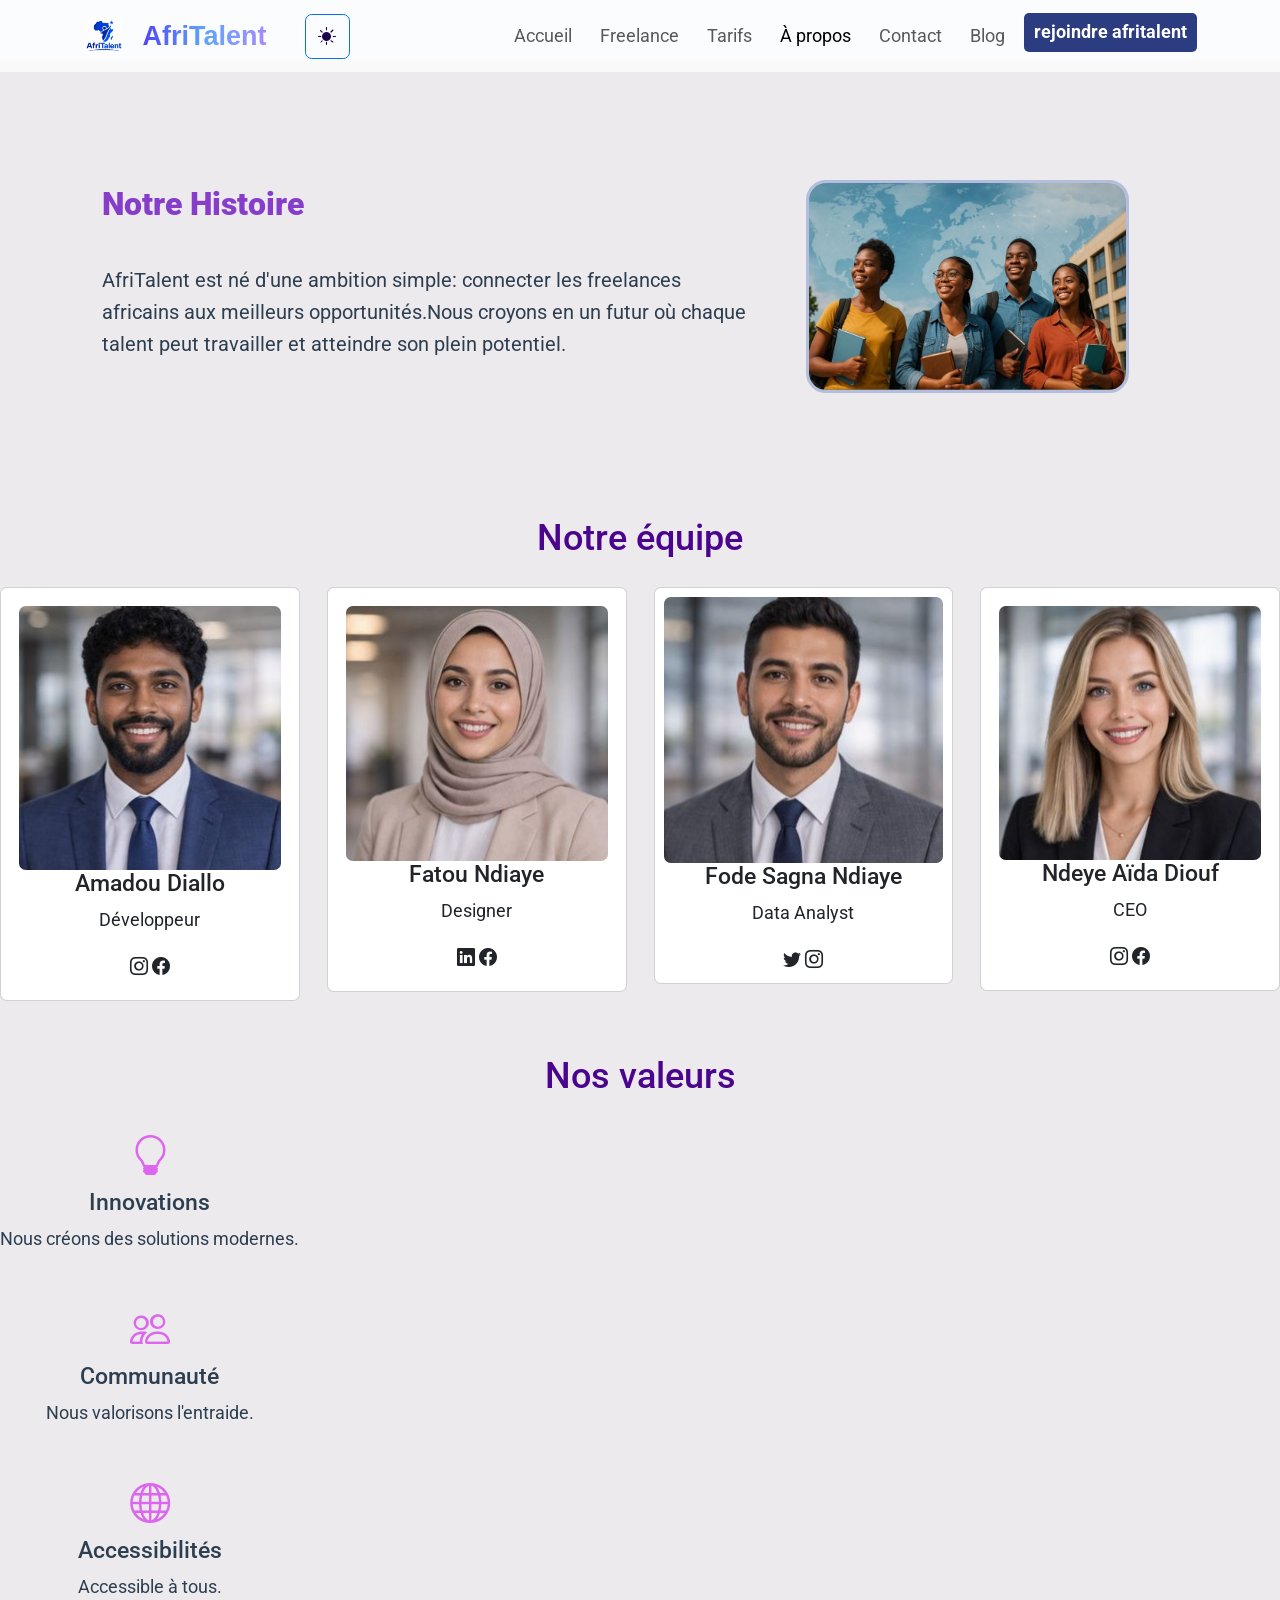
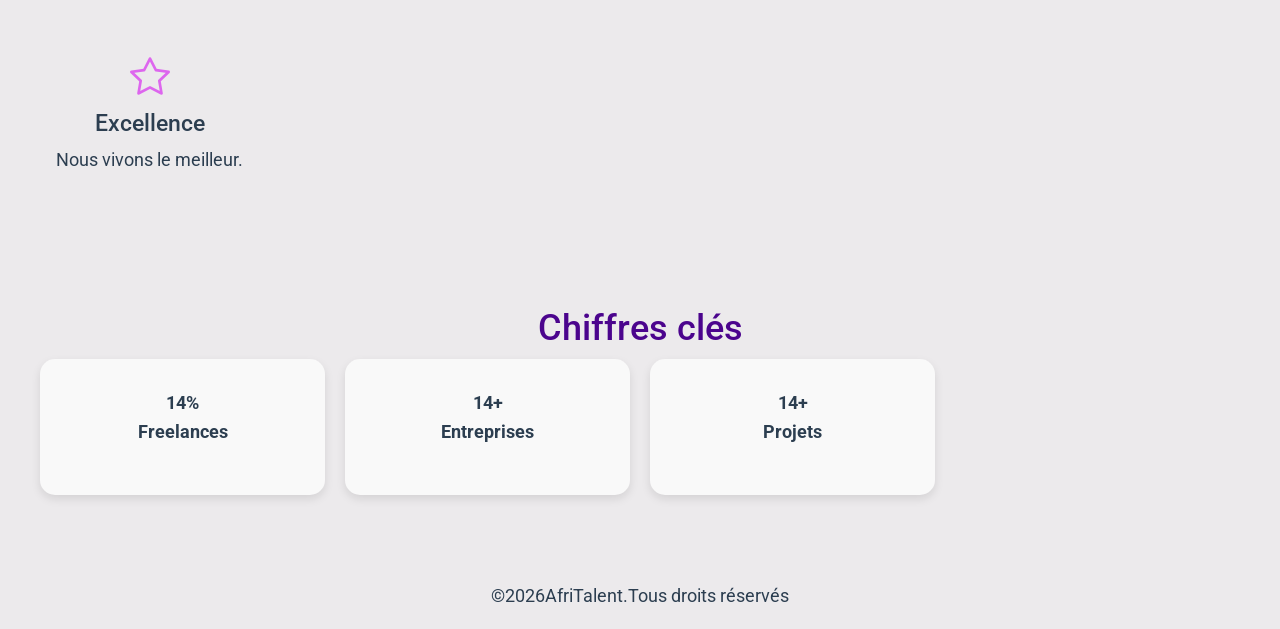
<file: about.html>
<!DOCTYPE html>
<html lang="fr">
<head>
    <meta charset="UTF-8">
    <meta name="viewport" content="width=device-width, initial-scale=1.0">
    <title>AfriTalent_about</title>
      <!--boostrap icons-->
    <link rel="stylesheet" href="https://cdn.jsdelivr.net/npm/bootstrap-icons@1.11.3/font/bootstrap-icons.css">
    <!-- Bootstrap 5 via CDN : feuille de style --> 
  <link href="https://cdn.jsdelivr.net/npm/bootstrap@5.3.0/dist/css/bootstrap.min.css" rel="stylesheet"> 
  <!-- Votre feuille de style personnelle --> 
  <link rel="stylesheet" href="css/style.css">
  <!--google font-->
  <link href="https://fonts.googleapis.com/css2?family=Roboto&display=swap" rel="stylesheet">
</head>
<body style="background-color: rgb(236, 234, 236);">
  <!--l'entête-->
    <header>
        <!-- Navbar responsive -->
          <nav class="navbar navbar-expand-lg navbar-light fixed-top">
          <div class="container">
              <a href="#" class="navbar-brand d-flex align-items-center">
              <img src="IMG/logoafri.jpeg" alt="img"  width="100" height="70" class="logo me-2 rounded">
              <span>AfriTalent</span>
            </a>
                <button type="button" class="btn btn-outline-primary theme-btn">
                  <i class="bi bi-brightness-high-fill" id="toggleDark"></i></button>

          <!-- Bouton hamburger (visible sur petits écrans) -->
          <button class=" btn btn-light navbar-toggler" type="button" data-bs-toggle="collapse" data-bs-target="#menuNav"
          aria-controls="menuNav" aria-expanded="false" aria-label="Toggle-navigation">
            <span class="navbar-toggler-icon"></span>
          </button>
        <!-- menu -->
          <div class="collapse navbar-collapse" id="menuNav">
            <ul class="navbar-nav ms-auto">
            <li class="nav-item"><a class="nav-link " href="index.html">Accueil</a></li>
            <li class="nav-item"><a class="nav-link " href="freelance.html">Freelance</a></li>
            <li class="nav-item"><a class="nav-link " href="tarifs.html">Tarifs</a></li>
            <li class="nav-item"><a class="nav-link active"  href="about.html">À propos</a></li>
            <li class="nav-item"><a class="nav-link " href="contact.html">Contact</a></li>
            <li class="nav-item"><a class="nav-link " href="#">Blog</a></li>
            <a class="navbar-button" href="#"><button>rejoindre afritalent</button></a>
            </ul>
          </div>
        </div>
      </nav>
  </header>
    <main>
    <section class="notre-histoire">
      <div class="notre-histoire-text fade-in">
      <h1><strong>Notre Histoire</strong></h1>
      <p>AfriTalent est né d'une ambition simple: connecter les freelances<br>
      africains aux meilleurs opportunités.Nous croyons en un futur
    où chaque <br>talent peut travailler et atteindre son plein potentiel. </p>
      </div>
      <img src="IMG/histoir.jpeg" alt="img" class="histoire-img">
    </section>

    <!--l'equipe-->
    <section class="section text-center fade-in">
      <h2 class="mt-5">Notre équipe</h2>
      <div class="row mt-4">
        <div class="col-md-3">
          <div class="card team-card p-3">
            <img src="IMG/homme3.jpeg" alt="img" class="img-fluid mx-auto rounded" width="900" height="250">
            <h5>Amadou Diallo</h5>
            <p>Développeur</p>
            <div>
              <i class="bi bi-instagram"></i>
              <i class="bi bi-facebook"></i>
            </div>
          </div>
        </div>
        <div class="col-md-3">
          <div class="card team-card p-3">
            <img src="IMG/femme4.jpeg" alt="img" class="img-fluid mx-auto rounded" width="900" height="250">
            <h5>Fatou Ndiaye</h5>
            <p>Designer</p>
            <div>
              <i class="bi bi-linkedin"></i>
              <i class="bi bi-facebook"></i>
            </div>
          </div>
        </div>
        <div class="col-md-3">
          <div class="card team-card p-2">
            <img src="IMG/homme4.jpeg" alt="img" class="img-fluid mx-auto rounded" width="900" height="250">
            <h5>Fode Sagna Ndiaye</h5>
            <p>Data Analyst </p>
            <div>
              <i class="bi bi-twitter"></i>
              <i class="bi bi-instagram"></i>
            </div>
          </div>
        </div>
        <div class="col-md-3">
          <div class="card team-card p-3">
            <img src="IMG/femme5.jpeg" alt="img" class="img-fluid mx-auto rounded" width="900" height="250" >
            <h5>Ndeye Aïda Diouf</h5>
            <p>CEO</p>
            <div>
              <i class="bi bi-instagram"></i>
              <i class="bi bi-facebook"></i>
            </div>
          </div>
        </div>
      </div>
    </section>

    <!--valeurs-->
    <section class="section text-center fade-in">
    <h2 class="mt-5">Nos valeurs</h2>
    <div class="row mt-4">
      <div class="col-md-3 value">
        <i class="bi bi-lightbulb"></i>
        <h5>Innovations</h5>
        <p>Nous créons des solutions modernes.</p>
      </div>
      </div>
      <div class="row mt-4">
      <div class="col-md-3 value">
        <i class="bi bi-people"></i>
        <h5>Communauté</h5>
        <p>Nous valorisons l'entraide.</p>
      </div>
      </div>
      <div class="row mt-4">
      <div class="col-md-3 value">
        <i class="bi bi-globe"></i>
        <h5>Accessibilités</h5>
        <p>Accessible à tous.</p>
      </div>
      </div>
      <div class="row mt-4">
      <div class="col-md-3 value">
        <i class="bi bi-star"></i>
        <h5>Excellence</h5>
        <p>Nous vivons le meilleur.</p>
      </div>
    </div>
    </section>

    <!--chiffres clés-->
    <section class="stats-section fade-in">
    <h2 class="mt-5 text-center">Chiffres clés</h2>
    <div class="bento">
    <div class="bento-box">
      <span class="counter percent" data-target="100">0</span>
      <p>Freelances</p>
      </div>
      <div class="bento-box" >
      <span class="counter plus" data-target="290">0</span>
      <p>Entreprises</p>
      </div>
      <div class="bento-box" >
      <span class="counter plus" data-target="120">0</span>
      <p>Projets</p>
      </div>
    </div>
    </section>
    </main>
    <footer>
      <div class="text-center mt-4">
        <p>&copy;<span id="year"></span>AfriTalent.Tous droits réservés</p>
      </div>
    </footer>

    <!-- Bootstrap 5 via CDN : script JavaScript --> 
<script src="https://cdn.jsdelivr.net/npm/bootstrap@5.3.0/dist/js/bootstrap.bundle.min.js"></script> 
<!-- Votre script JavaScript --> 
<script src="js/main.js"></script>
</body>
</html>
</file>
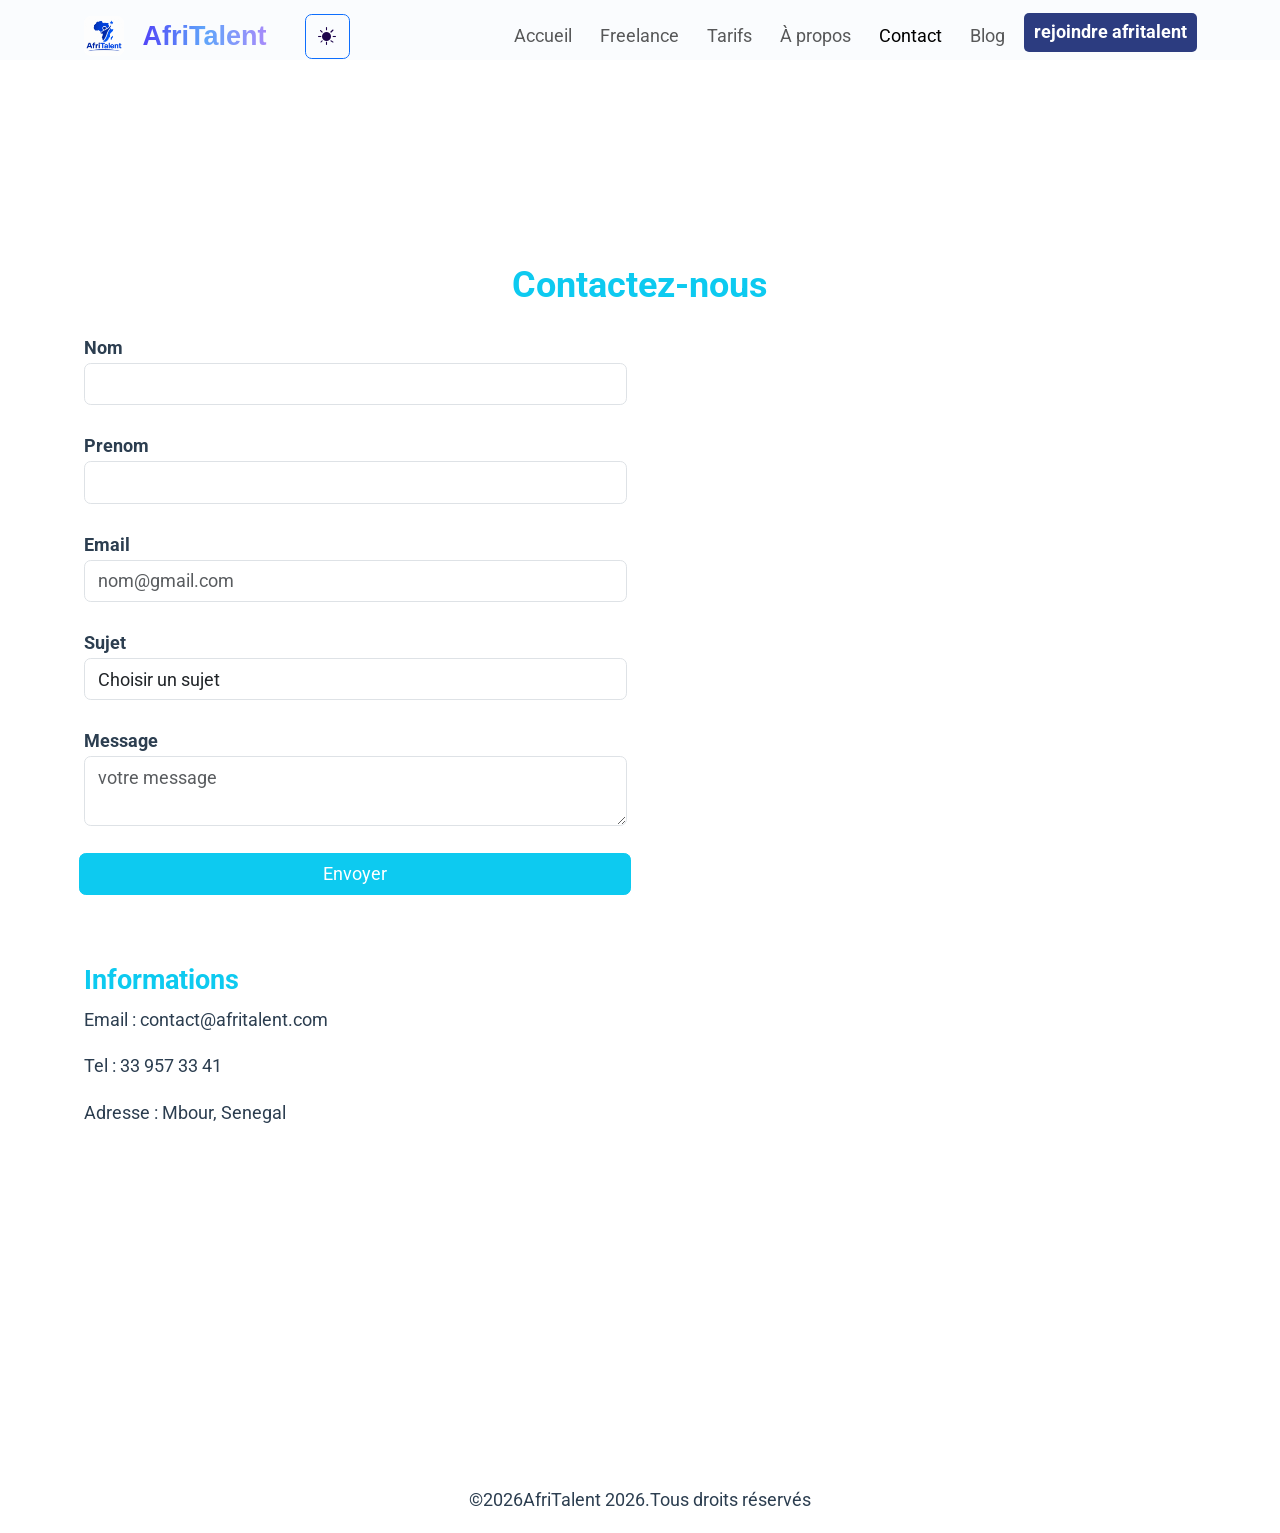
<file: contact.html>
<!DOCTYPE html>
<html lang="fr">
<head>
    <meta charset="UTF-8">
    <meta name="viewport" content="width=device-width, initial-scale=1.0">
    <title>AfriTalent_contact</title>
    <!--boostrap icons-->
    <link rel="stylesheet" href="https://cdn.jsdelivr.net/npm/bootstrap-icons@1.11.3/font/bootstrap-icons.css">
    <!-- Bootstrap 5 via CDN : feuille de style --> 
  <link href="https://cdn.jsdelivr.net/npm/bootstrap@5.3.0/dist/css/bootstrap.min.css" rel="stylesheet"> 
  <!-- Votre feuille de style personnelle --> 
  <link rel="stylesheet" href="css/style.css">
  <!--google font-->
  <link href="https://fonts.googleapis.com/css2?family=Roboto&display=swap" rel="stylesheet">
</head>
<body style="background-color: white;">
  <!--l'entête-->
    <header>
        <!-- Navbar responsive -->
          <nav class="navbar navbar-expand-lg navbar-light fixed-top">
          <div class="container">
              <a href="#" class="navbar-brand d-flex align-items-center">
              <img src="IMG/logoafri.jpeg" alt="img"  width="100" height="70" class=" logo me-2 rounded">
              <span>AfriTalent</span>
            </a>
                  <button type="button" class="btn btn-outline-primary theme-btn">
                    <i class="bi bi-brightness-high-fill" id="toggleDark"></i></button>

          <!-- Bouton hamburger (visible sur petits écrans) -->
          <button class=" btn btn-light navbar-toggler" type="button" data-bs-toggle="collapse" data-bs-target="#menuNav"
            aria-controls="menuNav" aria-expanded="false" aria-label="Toggle-navigation">
            <span class="navbar-toggler-icon"></span>
          </button>
        <!-- menu -->
          <div class="collapse navbar-collapse" id="menuNav">
            <ul class="navbar-nav ms-auto">
              <li class="nav-item"><a class="nav-link " href="index.html">Accueil</a></li>
            <li class="nav-item"><a class="nav-link " href="freelance.html">Freelance</a></li>
            <li class="nav-item"><a class="nav-link " href="tarifs.html">Tarifs</a></li>
            <li class="nav-item"><a class="nav-link " href="about.html">À propos</a></li>
            <li class="nav-item"><a class="nav-link active" href="contact.html">Contact</a></li>
            <li class="nav-item"><a class="nav-link " href="#">Blog</a></li>
            <li><a class="navbar-button" href="#"><button>rejoindre afritalent</button></a></li>
            </ul>
        
          </div>
        </div>
      </nav>
  </header>
  <main style=" padding-top: 90px;">
  <div class="container fade-in py-5">
    <h2 class="text-center mb-4 text-info">Contactez-nous</h2>
    <div class="row">
      <!--formulaire-->
      <div class="col-md-6">
        <form id="contactForm" class="row  g-2">
          <div class="mb-3">
            <label >Nom</label>
            <input type="text" id="nom" class="form-control">
            <small class="error" id="error-nom"></small>
          </div>
          <div class="mb-3">
            <label >Prenom</label>
            <input type="text" id="prenom" class="form-control">
            <small class="error" id="error-prenom"></small>
          </div>
          <div class="mb-3">
            <label >Email</label>
            <input type="email" id="email" class="form-control" placeholder="nom@gmail.com ">
            <small class="error" id="error-email"></small>
          </div>
          <div class="mb-3">
            <label>Sujet</label>
            <select id="sujet" class="form-control">
              <option value="">Choisir un sujet</option>
              <option>Freelance</option>
              <option>Support</option>
              <option>Entreprise</option>
            </select>
            <small class="error" id="error-sujet"></small>
          </div>
          <div class="mb-3">
            <label >Message</label>
            <textarea class="form-control" id="message" placeholder="votre message"></textarea>
            <small class="error" id="error-message"></small>
          </div>
          <button type="submit" class="btn btn-info text-white">Envoyer</button>
          <div id="success" class="success"></div>
        </form>
          </div>
      </div>
      <!--contact--> 
      <div class="contact col-md-6">
        <h4 class="text-info mt-5">Informations</h4>
        <p>Email : contact@afritalent.com</p>
        <p>Tel : 33 957 33 41</p>
        <P>Adresse : Mbour, Senegal</P>
        <iframe src="https://www.google.com/maps/embed?pb=!1m18!1m12!1m3!1d62838.05687916857!2d-16.999!3d14.421!2m3!1f0!2f0!3f0!3m2!1i1024!2i768!4f13.1!3m3!1m2!1s0xec1721f7f1b2a3f%3A0x9f8f1c5f6c7c4b9!2sMbour%2C%20S%C3%A9n%C3%A9gal!5e0!3m2!1sfr!2ssn!4v1712400000000!5m2!1sfr!2ssn" width="100%" height="250"
        style="border: 0;"></iframe>
      </div>
  </div>  
</main>
<footer>
    <div class="text-center mt-4">
        <p>&copy;<span id="year"></span>AfriTalent 2026.Tous droits réservés</p>
      </div>
</footer>


    <!-- Bootstrap 5 via CDN : script JavaScript --> 
<script src="https://cdn.jsdelivr.net/npm/bootstrap@5.3.0/dist/js/bootstrap.bundle.min.js"></script> 
<!-- Votre script JavaScript --> 
<script src="js/main.js"></script>
</body>
</html>
</file>
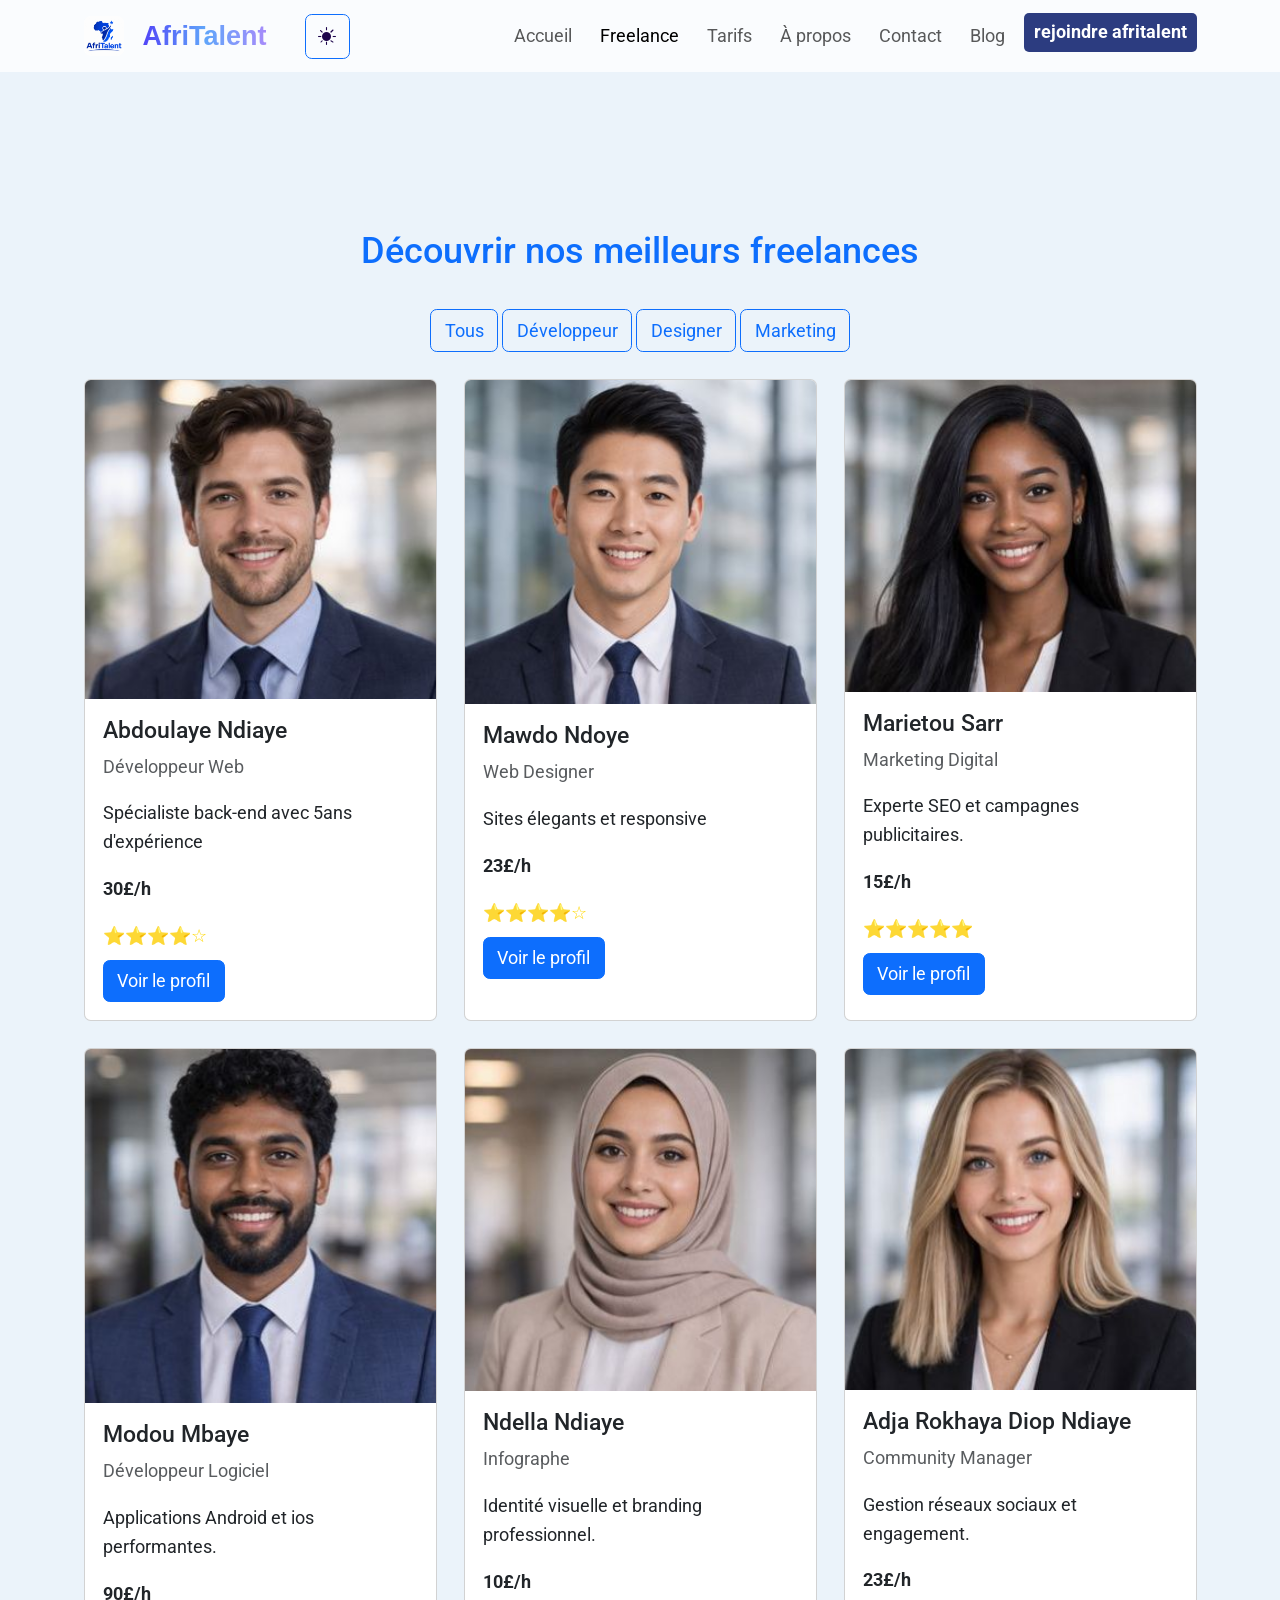
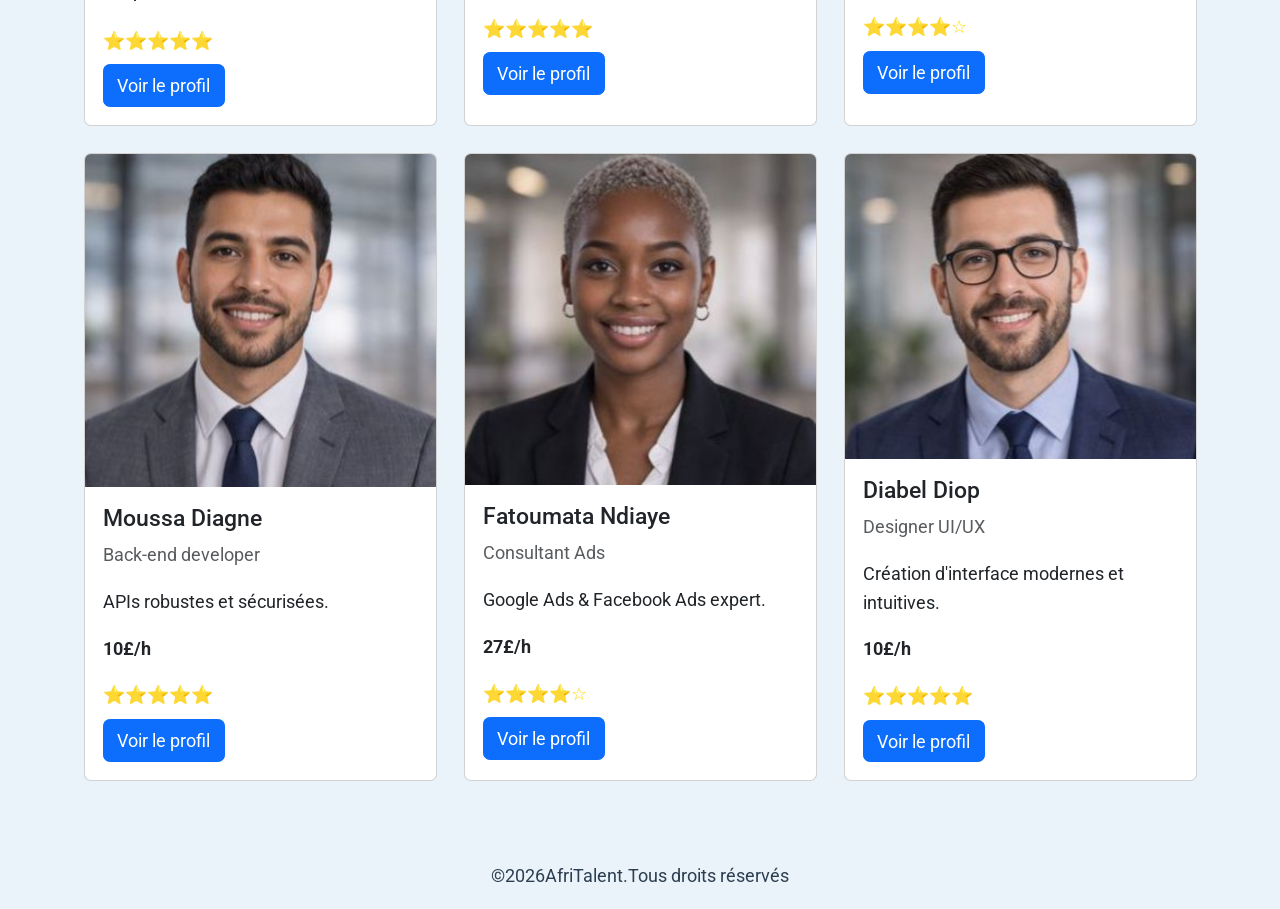
<file: freelance.html>
<!DOCTYPE html>
<html lang="fr">
<head>
    <meta charset="UTF-8">
    <meta name="viewport" content="width=device-width, initial-scale=1.0">
    <title>AfriTalent_freelance</title>
      <!--boostrap icons-->
    <link rel="stylesheet" href="https://cdn.jsdelivr.net/npm/bootstrap-icons@1.11.3/font/bootstrap-icons.css">
    <!-- Bootstrap 5 via CDN : feuille de style --> 
      <link href="https://cdn.jsdelivr.net/npm/bootstrap@5.3.0/dist/css/bootstrap.min.css" rel="stylesheet"> 
  <!-- Votre feuille de style personnelle --> 
  <link rel="stylesheet" href="css/style.css">
  <!--google font-->
  <link href="https://fonts.googleapis.com/css2?family=Roboto&display=swap" rel="stylesheet">
</head>
<body class="bg">
    <!--l'entête-->
    <header>
        <!-- Navbar responsive -->
        <nav class="navbar navbar-expand-lg navbar-light fixed-top">
            <div class="container">
              <a href="#" class="navbar-brand d-flex align-items-center">
              <img src="IMG/logoafri.jpeg" alt="img" width="100" height="70" class=" logo me-2 rounded">
              <span>AfriTalent</span>
            </a>
              <button type="button" class="btn btn-outline-primary theme-btn">
                <i class="bi bi-brightness-high-fill" id="toggleDark"></i></button>

          <!-- Bouton hamburger (visible sur petits écrans) -->
          <button class=" btn btn-light navbar-toggler" type="button" data-bs-toggle="collapse" data-bs-target="#menuNav"
          aria-controls="menuNav" aria-expanded="false" aria-label="Toggle-navigation">
            <span class="navbar-toggler-icon"></span>
          </button>
        <!-- menu -->
          <div class="collapse navbar-collapse" id="menuNav">
            <ul class="navbar-nav ms-auto">
              <li class="nav-item"><a class="nav-link " href="index.html">Accueil</a></li>
              <li class="nav-item"><a class="nav-link active" href="freelance.html">Freelance</a></li>
              <li class="nav-item"><a class="nav-link " href="tarifs.html">Tarifs</a></li>
              <li class="nav-item"><a class="nav-link "  href="about.html">À propos</a></li>
              <li class="nav-item"><a class="nav-link " href="contact.html">Contact</a></li>
            <li class="nav-item"><a class="nav-link " href="#">Blog</a></li>
            <a class="navbar-button" href="#"><button>rejoindre afritalent</button></a>
            </ul>
          </div>
        </div>
      </nav>
  </header>
  <main style=" padding-top: 110px">
    <h2 class="text-center text-primary">Découvrir nos meilleurs freelances</h2>
    <div class="container fade-in py-4">
    <!--filtre-->
    <div class="mb-4 text-center">
      <button class="btn btn-outline-primary filter-btn" data-category="all">Tous</button>
      <button class="btn btn-outline-primary filter-btn" data-category="dev">Développeur</button>
        <button class="btn btn-outline-primary filter-btn" data-category="design">Designer</button>
        <button class="btn btn-outline-primary filter-btn" data-category="marketing">Marketing</button>
    </div>
    <!--grille-->
    <div class="row" id="profiles">
    <!--card-->
    <div class="col-lg-4 col-md-6 col-12 mb-4 profile-card " data-category="dev">
      <div class="card h-100"> 
      <img src="IMG/homme1.jpeg" alt="img" class="card-img-top">
      <div class="card-body">
        <h5 class="card-title">Abdoulaye Ndiaye</h5>
        <p class="text-muted">Développeur Web</p>
        <p>Spécialiste back-end avec 5ans d'expérience</p>
        <p><strong>30£/h</strong></p>
        <div class="stars">⭐⭐⭐⭐☆</div>
        <button class="btn btn-primary mt-2">Voir le profil</button>
      </div>
      </div>
    </div>

    <div class="col-lg-4 col-md-6 col-12 mb-4 profile-card " data-category="design">
      <div class="card h-100"> 
      <img src="IMG/homme2.jpeg" alt="img" class="card-img-top" >
      <div class="card-body">
        <h5>Mawdo Ndoye</h5>
        <p class="text-muted">Web Designer</p>
        <p>Sites élegants et responsive</p>
        <p><strong>23£/h</strong></p>
        <div class="stars">⭐⭐⭐⭐☆</div>
        <button class="btn btn-primary mt-2">Voir le profil</button>
      </div>
    </div>
    </div>

    <div class="col-lg-4 col-md-6 col-12 mb-4 profile-card " data-category="marketing">
      <div class="card h-100"> 
      <img src="IMG/femme3.jpeg" alt="img" class="card-img-top">
      <div class="card-body">
        <h5>Marietou Sarr</h5>
        <p class="text-muted">Marketing Digital</p>
        <p>Experte SEO et campagnes publicitaires.</p>
        <p><strong>15£/h</strong></p>
        <div class="stars">⭐⭐⭐⭐⭐</div>
        <button class="btn btn-primary mt-2">Voir le profil</button>
      </div>
    </div>
    </div>

      <div class="col-lg-4 col-md-6 col-12 mb-4 profile-card " data-category="dev">
      <div class="card h-100"> 
      <img src="IMG/homme3.jpeg" alt="img" class="card-img-top" >
      <div class="card-body">
        <h5>Modou Mbaye</h5>
        <p class="text-muted">Développeur Logiciel</p>
        <p>Applications Android et ios performantes.</p>
        <p><strong>90£/h</strong></p>
        <div class="stars">⭐⭐⭐⭐⭐</div>
        <button class="btn btn-primary mt-2">Voir le profil</button>
      </div>
    </div>
    </div>

      <div class="col-lg-4 col-md-6 col-12 mb-4 profile-card " data-category="design">
      <div class="card h-100"> 
      <img src="IMG/femme4.jpeg" alt="img" class="card-img-top" >
      <div class="card-body">
        <h5>Ndella Ndiaye</h5>
        <p class="text-muted">Infographe</p>
        <p>Identité visuelle et branding professionnel.</p>
        <p><strong>10£/h</strong></p>
        <div class="stars">⭐⭐⭐⭐⭐</div>
        <button class="btn btn-primary mt-2">Voir le profil</button>
      </div>
    </div>
    </div>

    <div class="col-lg-4 col-md-6 col-12 mb-4 profile-card " data-category="marketing">
    <div class="card h-100"> 
      <img src="IMG/femme5.jpeg" alt="img" class="card-img-top" >
      <div class="card-body">
        <h5>Adja Rokhaya Diop Ndiaye</h5>
        <p class="text-muted">Community Manager</p>
        <p>Gestion réseaux sociaux et engagement.</p>
        <p><strong>23£/h</strong></p>
        <div class="stars">⭐⭐⭐⭐☆</div>
        <button class="btn btn-primary mt-2">Voir le profil</button>
      </div>
    </div>
    </div>

    <div class="col-lg-4 col-md-6 col-12 mb-4 profile-card " data-category="dev">
      <div class="card h-100"> 
      <img src="IMG/homme4.jpeg" alt="img" class="card-img-top" >
      <div class="card-body">
        <h5>Moussa Diagne</h5>
        <p class="text-muted">Back-end developer</p>
        <p>APIs robustes et sécurisées.</p>
        <p><strong>10£/h</strong></p>
        <div class="stars">⭐⭐⭐⭐⭐</div>
        <button class="btn btn-primary mt-2">Voir le profil</button>
      </div>
    </div>
    </div>

    <div class="col-lg-4 col-md-6 col-12 mb-4 profile-card " data-category="marketing">
      <div class="card h-100"> 
      <img src="IMG/femm6.jpeg" alt="img" class="card-img-top" >
      <div class="card-body">
        <h5>Fatoumata Ndiaye</h5>
        <p class="text-muted"> Consultant Ads</p>
        <p>Google Ads & Facebook Ads expert.</p>
        <p><strong>27£/h</strong></p>
        <div class="stars">⭐⭐⭐⭐☆</div>
        <button class="btn btn-primary mt-2">Voir le profil</button>
      </div>
      </div>
    </div>

    <div class="col-lg-4 col-md-6 col-12 mb-4 profile-card " data-category="design">
      <div class="card h-100"> 
      <img src="IMG/homme5.jpeg" alt="img" class="card-img-top" >
      <div class="card-body">
        <h5>Diabel Diop</h5>
        <p class="text-muted">Designer UI/UX </p>
        <p>Création d'interface modernes et intuitives.</p>
        <p><strong>10£/h</strong></p>
        <div class="stars">⭐⭐⭐⭐⭐</div>
        <button class="btn btn-primary mt-2">Voir le profil</button>
      </div>
    </div>
    </div>
    </div>
    </div>
  </main>
  <footer>
    <div class="text-center mt-4">
        <p>&copy;<span id="year"></span>AfriTalent.Tous droits réservés</p>
      </div>
  </footer>
    <!-- Bootstrap 5 via CDN : script JavaScript --> 
<script src="https://cdn.jsdelivr.net/npm/bootstrap@5.3.0/dist/js/bootstrap.bundle.min.js"></script> 
<!-- Votre script JavaScript --> 
<script src="js/main.js"></script>
</body>
</html>
</file>
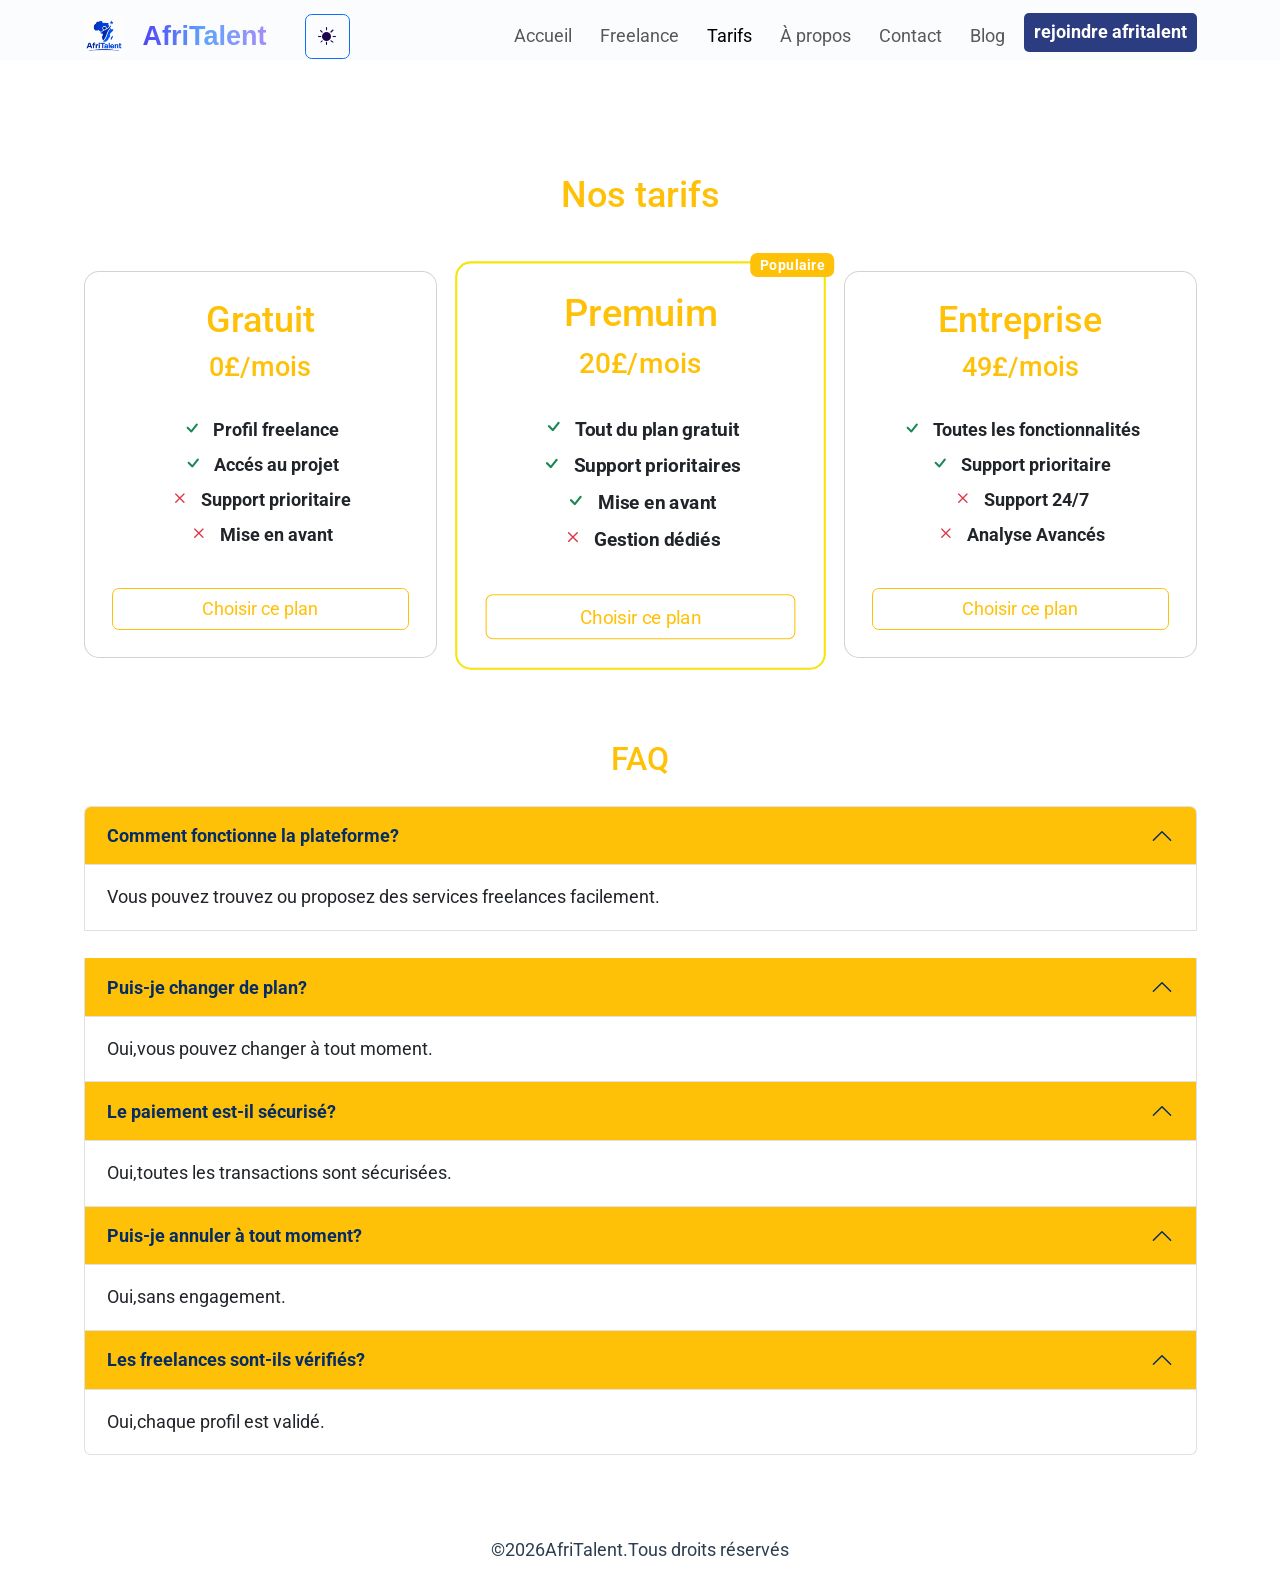
<file: tarifs.html>
<!DOCTYPE html>
<html lang="fr">
<head>
   <meta charset="UTF-8">
   <meta name="viewport" content="width=device-width, initial-scale=1.0">
   <title>AfriTalent_tarifs</title>
   <!--boostrap icons-->
      <link rel="stylesheet" href="https://cdn.jsdelivr.net/npm/bootstrap-icons@1.11.3/font/bootstrap-icons.css">
   <!-- Bootstrap 5 via CDN : feuille de style --> 
      <link href="https://cdn.jsdelivr.net/npm/bootstrap@5.3.0/dist/css/bootstrap.min.css" rel="stylesheet"> 
   <!-- Votre feuille de style personnelle --> 
   <link rel="stylesheet" href="css/style.css">
   <!--google font-->
   <link href="https://fonts.googleapis.com/css2?family=Roboto&display=swap" rel="stylesheet">
</head>
<body style="background-color: white;">
   <!--l'entête-->
      <header>
            <!-- Navbar responsive -->
            <nav class="navbar navbar-expand-lg navbar-light fixed-top">
            <div class="container">
               <a href="#" class="navbar-brand d-flex align-items-center">
               <img src="IMG/logoafri.jpeg" alt="img"  width="100" height="70" class=" logo me-2 rounded">
                  <span>AfriTalent</span>
               </a>
                  <button type="button" class="btn btn-outline-primary theme-btn">
                     <i class="bi bi-brightness-high-fill" id="toggleDark"></i></button>

      <!-- Bouton hamburger (visible sur petits écrans) -->
         <button class=" btn btn-light navbar-toggler" type="button" data-bs-toggle="collapse" data-bs-target="#menuNav"
         aria-controls="menuNav" aria-expanded="false" aria-label="Toggle-navigation">
            <span class="navbar-toggler-icon"></span>
         </button>
      <!-- menu -->
         <div class="collapse navbar-collapse" id="menuNav">
            <ul class="navbar-nav ms-auto">
            <li class="nav-item"><a class="nav-link " href="index.html">Accueil</a></li>
            <li class="nav-item"><a class="nav-link " href="freelance.html">Freelance</a></li>
            <li class="nav-item"><a class="nav-link active" href="tarifs.html">Tarifs</a></li>
            <li class="nav-item"><a class="nav-link "  href="about.html">À propos</a></li>
            <li class="nav-item"><a class="nav-link " href="contact.html">Contact</a></li>
            <li class="nav-item"><a class="nav-link " href="#">Blog</a></li>
            <a class="navbar-button" href="#"><button>rejoindre afritalent</button></a>
            </ul>
         </div>
         </div>
      </nav>
   </header>
<main class="fixed">
   <div class="container fade-in py-5">
      <h2 class="text-center text-warning mb-5">Nos tarifs</h2>
      <div class="row text-center">
      <!--gratuit-->
      <div class="col-md-4 mb-4 ">
         <div class="card pricing-card p-4">
         <h2 class="text-warning ">Gratuit</h2>
         <h4 class="text-warning">0£/mois</h4>
         <ul class="list-unstyled features mt-3">
            <li><i class="bi bi-check text-success"></i>Profil freelance</li>
            <li><i class="bi bi-check text-success"></i>Accés au projet</li>
            <li><i class="bi bi-x text-danger"></i>Support prioritaire</li>
            <li><i class="bi bi-x text-danger"></i>Mise en avant</li>
         </ul>
         <button class="btn btn-outline-warning mt-3">Choisir ce plan</button>
         </div>
      </div>
      <!--pro-->
      <div class="col-md-4 mb-4">
         <div class="card pricing-card p-4 position-relative popular">
            <span class="badge bg-warning badge-pop">Populaire</span>
         <h2 class="text-warning">Premuim</h2>
         <h4 class="text-warning">20£/mois</h4>
         <ul class="list-unstyled features mt-3">
            <li><i class="bi bi-check text-success"></i>Tout du plan gratuit</li>
            <li><i class="bi bi-check text-success"></i>Support prioritaires</li>
            <li><i class="bi bi-check text-success"></i>Mise en avant</li>
            <li><i class="bi bi-x text-danger"></i>Gestion dédiés</li>
         </ul>
         <button class="btn btn-outline-warning mt-3 ">Choisir ce plan</button>
         </div>
      </div>
      <!--Entreprises-->
      <div class="col-md-4 mb-4">
         <div class="card pricing-card p-4">
         <h2 class="text-warning">Entreprise</h2>
         <h4 class="text-warning">49£/mois</h4>
         <ul class="list-unstyled features mt-3">
            <li><i class="bi bi-check text-success"></i>Toutes les fonctionnalités</li>
            <li><i class="bi bi-check text-success"></i>Support prioritaire</li>
            <li><i class="bi bi-x text-danger"></i>Support 24/7</li>
            <li><i class="bi bi-x text-danger"></i>Analyse Avancés</li>
         </ul>
         <button class="btn btn-outline-warning mt-3">Choisir ce plan</button>
         </div>
      </div>
      </div>
      <!--FAQ-->
      <h3 class="text-center text-warning mt-5 mb-4">FAQ</h3>
      <div class="accordion fade-in" id="faq">
      <div class="accordion-item">
         <h2 class="accordion-header">
         <button class="accordion-button bg-warning" data-bs-toggle="collapse" data-bs-target="#q1">Comment fonctionne la plateforme?</button>
         </h2>
         <div class="accordion-collapse colllapse show" id="q1">
         <div class="accordion-body">
         Vous pouvez trouvez ou proposez des services freelances facilement.
         </div>
         </div>
      </div>
      <div class="accordion-item">
         <h2 class="accordion-header mt-4">
         <button class="accordion-button bg-warning" data-bs-toggle="collapse" data-bs-target="#q2">Puis-je changer de plan?</button>
         </h2>
         <div class="accordion-collapse colllapse show" id="q2">
         <div class="accordion-body">
            Oui,vous pouvez changer à tout moment.
         </div>
      </div>
      </div>
      <div class="accordion-item">
         <h2 class="accordion-header">
         <button class="accordion-button bg-warning" data-bs-toggle="collapse" data-bs-target="#q3">Le paiement est-il sécurisé?</button>
         </h2>
         <div class="accordion-collapse colllapse show" id="q3">
         <div class="accordion-body">
            Oui,toutes les transactions sont sécurisées.
         </div>
      </div>
      </div>
         <div class="accordion-item">
         <h2 class="accordion-header">
         <button class="accordion-button bg-warning" data-bs-toggle="collapse" data-bs-target="#q4">Puis-je annuler à tout moment?</button>
         </h2>
      <div class="accordion-collapse colllapse show" id="q4">
      <div class="accordion-body">
         Oui,sans engagement.
      </div>
      </div>
      </div>
      <div class="accordion-item">
         <h2 class="accordion-header">
         <button class="accordion-button bg-warning" data-bs-toggle="collapse" data-bs-target="#q5">Les freelances sont-ils vérifiés?</button>
         </h2>
         <div class="accordion-collapse colllapse show" id="q5">
         <div class="accordion-body">
            Oui,chaque profil est validé.
         </div>
         </div>
      </div>
      </div>
   </div>

   <footer>
      <div class="text-center mt-4" >
      <p>&copy;<span id="year"></span>AfriTalent.Tous droits réservés</p>
      </div>
   </footer>
</main>

      <!-- Bootstrap 5 via CDN : script JavaScript --> 
<script src="https://cdn.jsdelivr.net/npm/bootstrap@5.3.0/dist/js/bootstrap.bundle.min.js"></script> 
<!-- Votre script JavaScript --> 
<script src="js/main.js"></script>
</body>
</html>
</file>
<file: css/style.css>
*{
    margin: 0;  
    padding: 0;
    box-sizing: border-box;
}
:root{
    --couleur-fond: #1a1a2a;
    --couleur-accent: #e94560;
    --couleur-secondaire: #0f3460;
    --couleur-texte: #2c3e50;
    --rayon-bordure: 10px;
    --background-color:  rgb(235, 243, 250);
    --font-family: "Open Sans", sans-serif;
    --bg-color: #0f172a;
    --text-color: #e2e8f0;
    --card-color: white;
    --section-color: #f9f9f9;

} 
/*toggle dark/light mode*/
.dark-mode{
    --bg-color: #0f172a;
    --text-color: #e2e8f0;
    --card-color: #1e293b;
    --section-color: #111827;
}
.dark-mode .navbar{
    background-color: rgba(15,23,42,0.95);
}
.dark-mode .carousel-control-prev{
    background-color: #3b82f6;
}
.dark-mode .carousel-control-next{
    background-color: #3b82f6;
}
body.dark-mode{
    background-color: #0f172a !important; /*forcera le vrai fond*/
    color: #e2e8f0 !important;
}
.dark-mode p,
.dark-mode span,
.dark-mode li,
.dark-mode a{
    color: #e2e8f0;
}
.dark-mode h1{
    color: #93c5fd !important;
}
.dark-mode .testimonials .card{
    background-color: #0f172a;
    color: #e2e8f0 !important;
}
.dark-mode .cta{
    background-color: #0f172a !important; 
    color: #e2e8f0 !important;
}
.dark-mode .marche-card,
.dark-mode .service-card,
.dark-mode .bento-box,
.dark-mode .card{
    background-color: #1e293b;
    color: #e2e8f0;
    box-shadow: 0 4px 20px rgba(0,0,0,0.3);
}
.dark-mode .section .card {
    background-color: #1e293b;
    color: #e2e8f0;
    box-shadow: 0 4px 20px rgba(0,0,0,0.3);
}
.dark-mode .container .card{
    background-color: #1e293b;
    color: #e2e8f0;
    box-shadow: 0 4px 20px rgba(0,0,0,0.3);
}
.dark-mode .accordion .accordion-item{
    background-color: #1e293b;
    color: #e2e8f0;
    box-shadow: 0 4px 20px rgba(0,0,0,0.3);
}
.dark-mode .card-body p{
    color: #e2e8f0 !important;
}
.dark-mode .container .btn{
    color: #e2e8f0;
}
.dark-mode .section h2{
    background-color: #1e293b;
}
.dark-mode .service-card h4{
    color: white!important;
}
.service-card h4{
    color: #363636 !important;
}
.marche-card h4,
.marche-card p{
    color: #363636 !important;
}
.dark-mode .marche-card h4,
.dark-mode .marche-card p{
    color: white!important;
}

.dark-mode .mb-3 input{
    background-color: #1e293b !important;
    color: #e2e8f0 ;
}
.dark-mode .mb-3 select{
    background-color: #1e293b !important;
    color: #e2e8f0 ;
}
.dark-mode .mb-3 textarea{
    background-color: #1e293b !important;
    color: #e2e8f0 ;
}
.dark-mode .footer{
    background-color: #1e293b !important;
    color: #e2e8f0 ;
}
.dark-mode,.marche-card,h3{
    color: #e2e8f0 ;
}
.dark-mode .navbar-toggler{
    background-color: #6082b8;
}

/*entête*/

body,html{
    background-color: var(--background-color);
    color: var( --couleur-texte);
    transition: 0.3s;
    font-size: large;
    font-family: var(--font-family);
    padding-top: 60px;
    line-height: 1.6;
    overflow-x: hidden;
    width: 100%;
}
body{
    font-family: 'Roboto', sans-serif;

}
.navbar-button button{
    background-color: #2c3c80; 
    color: white;
    border: none;
    padding: 5px 10px;
    border-radius: 5px; 
    cursor: pointer;
    
}
.navbar{
    background-color: rgba(255, 255, 255, 0.726);
    transition: 0.5s;
}
.nav-link:hover{
    color: blue;
} 
.btn-light{
    background-color:rgb(235, 243, 250);
    color: black;
}
.navbar-brand{
    display: flex;
    align-items: center;
    gap: 10px;
}

.navbar-brand img{
    width: 40px;
    height: 40px;
}
.navbar-brand span{
    font-size: 1.5rem;
    font-weight: 700;
    font-family: Arial, Helvetica, sans-serif;
    background: linear-gradient(90deg,#5145f7,#60a5fa,#a78bfa);
    background-clip: text;
    -webkit-background-clip: text;
    -webkit-text-fill-color: transparent;
}

/*section hero et notre histoire*/
.hero , .notre-histoire{
    display: flex;
    align-items: center;
    padding: 60px 8%;
    gap: 60px;
}

.hero-text h1{
    font-size: 40px;
    margin-bottom: 20px;
    color: #33475a;
}
.hero-text{
    margin-bottom: 20px;
    line-height: 1.6;
    font-size: 20px;
}
.hero-image{
    width: 35%;
    border-radius: 20px;
    margin-bottom: 10px;
    border: 3px solid rgb(179, 189, 221);
}
button{
    background-color: #2c3c80; 
    color: white;
    border: none;
    padding: 7px 20px;
    border-radius: 25px; 
    cursor: pointer;
    font-weight: bold;
}

/*About*/
.notre-histoire-text h1{
    font-size: 40px;
    margin-bottom: 40px;
    color: #863eca;
    font-weight: bold;
}
.notre-histoire-text{
    margin-bottom: 20px;
    line-height: 1.6;
    font-size: 20px;
}
.histoire-img{
    width: 30%;
    border-radius: 20px;
    margin-bottom: 10px;
    border: 3px solid rgb(179, 189, 221);
}

.mt-5{
    color:  rgb(75, 4, 141);
}
.team-card{
    transition: 0.3s;
}
.team-card:hover{
    transform: translateY(-10px);
}
/*valeurs*/
.value i{
    font-size: 40px;
    color: #d6ef;
}
/* chiffre statistiques en bento grid*/
.stats-section{
    padding: 60px 20px;
    text-align: center;
}
.bento{
    display: grid;
    grid-template-columns: repeat(4,1fr);
    gap: 20px;
    margin-top: 40px;
    max-width: 1200px;
    margin: auto;
}
.bento-box{
    background-color: var(--section-color);
    padding: 30px 20px;
    border-radius: 15px;
    text-align: center;
    font-weight: bold;
    /*flex-direction: column;*/
    justify-content: center;
    box-shadow: 0 4px 10px rgba(0,0,0,0.1); 
}

/*grid service*/
.cmt{
    text-align: center;
    padding: 40px 10px ;
}
.service{
    text-align: center;
    background-color: var(--section-color);
    padding: 50px 20px;
}
.service-grid{
    display: grid;
    grid-template-columns: repeat(3, 1fr); /*pour dire de combien de colonnes*/
    gap: 20px;
    padding: 30px;
    max-height: 1100px;
    margin: 0 auto;
}
.service-card{
    border-radius: 12px;   
    padding: 10px 20px;
    box-shadow: 0 4px 10px rgba(0,0,0,0.1); 
    text-align: center;
    display: flex;
    flex-direction: column;
    align-items: center;
    justify-content: center;
    transition: 0.3s;
}
.service img{
    width: 90px;
    border-radius: 9px;
}
/*effet hover*/
.dev:hover{
    transform: translateY(-10px);
    box-shadow: 0 10px 50px rgba(9, 184, 170, 0.904);
}
.tech:hover{
    transform: translateY(-10px);
    box-shadow: 0 10px 50px rgba(9, 70, 184, 0.904);
}
.dig:hover{
    transform: translateY(-10px);
    box-shadow: 0 10px 50px rgba(5, 112, 116, 0.904);
}
.data:hover{
    transform: translateY(-10px);
    box-shadow: 0 10px 50px rgba(209, 13, 127, 0.904);
}
.cloud:hover{
    transform: translateY(-10px);
    box-shadow: 0 10px 50px rgba(243, 15, 15, 0.904);
}
.ui:hover{
    transform: translateY(-10px);
    box-shadow: 0 10px 50px rgba(222, 236, 17, 0.904);
}

h2 ,h3{
    color: rgb(85, 85, 235);
}
.service h4{
    color: var(--text-color);
}
/*bento grid comment ça marche*/
.marche{
    text-align: center;
    background-color: var(--section-color);
    padding: 10px 10px;
}
.marche-grid{
    display: grid;
    grid-template-columns: repeat(4, 1fr); /*pour dire de combien de colonnes*/
    gap: 20px;
    padding: 20px;
    grid-template-rows: 140px;
    margin: 0 auto;
}
.marche-card{
    border-radius: 12px;   
    padding: 20px;
    box-shadow: 0 4px 10px rgba(0,0,0,0.1); 
    text-align: center;
    display: flex;
    flex-direction: column;
    align-items: center;
    justify-content: center;
    transition: 0.3s;
}
/*différent tailles*/
.marche-card.large{
    grid-column: span 2;
    grid-row: span 2;
}
.marche-card.wide{
    grid-column: span 2;
}
.marche-card.tall{
    grid-column: span 2;
}
.marche img{
    width: 50px; 
}
.marche-card:hover{
    transform: translateY(-8px);
}
/*section témoignage*/
.testimonials .card{
    max-width: 400px;
    margin: auto;
    border-radius: 15px;
    box-shadow: 0 5px 20px rgba(0,0,0,0.1);

}
.stars i{
    color: gold;
    font-size: 18px;
}
.carousel-control-prev-icon,
.carousel-control-next-icon{
    filter: invert(1);
}
.carousel-control-prev,
.carousel-control-next{
    background-color: rgba(0,0,0,0.3);
    width: 50px;
    height: 50px;
    border-radius: 50%;
    top: 50%;
    transform: translateY(-50%);
}
/*section appel à l'action*/
.cta{
    background: #abc7f1;
    color: var(--text-color);
    text-align: center;
    padding: 40px 20px;
}
.cta h3{
    font-size: 28px;
    margin-bottom: 20px;
}
.cta .btn-cta button{
    background: white;
    color: #0d6efd;
    border: none;
    padding: 10px 25px;
    font-weight: bold;
    border-radius: 5px;
    transition: 0.3s;
}
.cta .btn-cta button:hover{
    background: #2c3c80;
    color: white;
}
/*freelance*/
.rounded-circle{
    height: 300px;
    object-fit: cover;
}
.stars{
    color: gold;
}
.card{
    transition: 0.3s;
}
.card:hover{
    transform: translateY(-10px);
}
/*tarifs*/
.pricing-card{
    transition: 0.3s;
    border-radius: 15px ;
}
.pricing-card:hover{
    transform: translateY(-10px);
}
/*plan populaire*/
.popular{
    border: 2px solid #f5e50b;
    transform: scale(1.05);
}
.badge-pop{
    position: absolute;
    top: -10px;
    right: -10px;
}
.features i{
    margin-top: 8px;
    font-size: 22px;
    margin-right: 10px;
}
.list-unstyled{
    font-weight: bold;
}
/*contact*/
.text-info{
    font-weight: bold;
}
label{
    font-weight: bold;
}
/*footer*/

.footer h4 {
    margin-bottom: 15px;
    color:  rgb(89, 186, 231);;
}
.footer-link{
    color: var(--text-color);
    text-decoration: none;
    display: block;
    margin-bottom: 8px;
    transition: 0.3s;
}
.footer-link:hover{
    color: var(--text-color);
    padding-left: 5px;
}
.social-icons a{
    color: rgb(89, 186, 231);
    font-size: 20px;
    margin-right: 10px;
    transition: 0.3s;
}
.social-icons a:hover{
    color: #0d6efd;
}
/*Medias Queries*/

/*Tablette:ecrans de 768px et moins*/
@media (max-width:768px) {
    .hero h1,.notre-histoire h1{
        font-size: 1.8rem;
    }

    .hero .btn{
        font-size: 18px;
        padding: 8px 10px;
} 
.hero-image{
    width: 180px;
}
.body-accueil{
        padding-top: 90px;
    }
}

/*Mobile: ecrans de 375px et moins*/
@media (max-width :375px){
    .hero-image,.histoire-img{
        display: none;
    }
    .hero h1,.notre-histoire h1{
        font-size: 1.5rem;
    }
    .hero,.notre-histoire{
        padding: 4rem 1rem;
        min-height: 50vh;
    }
    .marche-grid ,.service-grid{
        grid-template-columns: 1fr;
    }
    .marche-card ,.service-card{
        width: 100%;
        min-width: unset;
        max-width: 100%;
    }
    .service-card{
        padding-bottom: 0px;
    }
    .marche-card h3{
        font-size: 24px;
    }
    .marche-card p{
        font-size: 16px;
        line-height: 1.5;
    }
    .hero-text{
        padding: 0.8rem 1.5rem;
        font-size: 1rem;
    }
    .hero-buttons{
        flex-direction: column;
        align-items: center;
    }
    .hero .btn{
        font-size: 18px;
        padding: 8px 10px;
    }
    body, .body-accueil{
        padding-top: 5px;
    }
    .bg{
        padding-top: 10px;
    }
    .bento{
        grid-template-columns: 1fr;
    }
    .logo{
        display: none;
    }
    
} 

/*Ordinateur: ecrans de 1200px et plus*/
@media (min-width:1200px){
    /* titre plus grand sur grand ecrans*/
    .hero h1,.notre-histoire h1{
        font-size: 1.8rem;
    }
    .body-accueil{
        padding-top: 90px;
    }
} 

/* css javascript navbar scrolled*/
.navbar.scrolled{
    background-color:rgb(218, 234, 248);
    box-shadow: 0 2px 10px rgba(1,1,1, 0.3);
}
.dark-mode .navbar,
.dark-mode .scrolled{
    background-color: #0f1830;
}
.navbar-nav{
    gap: 10px;
}
/*boutton retour en haut*/
.btnn{
    height: 40px;
    width: 40px;
    background-color:  #6d7dc4;
    border-radius: 10px;
    display: flex;
    justify-content: center;
    position: fixed;
    right: 20px;
    bottom: 20px;
    cursor: pointer;
    opacity: 0;
    visibility: hidden;
    z-index: 9999;               /* pour être devant */
    transform: translateY(10px);
    transition: 0.3s ease;
}
.icone{
    width: 60px;
    color: white;
}
.btnn.show{
    opacity: 1;
    visibility: visible;
    transform: translateY(0);
}
/* Dark/lightmode*/
#toggleDark{
    font-size: 1rem;
    cursor: pointer;
    color: #1d054b;
    padding: 10px;
    border-radius: 30%;
    transition: 0.3s ease;
    display: flex;
    align-items: center;
    justify-content: center;
}
.theme-btn{
    width: 45px;
    height: 45px;
    padding: 0;
    margin-left: 20px;
}
.theme-btn i{
    font-size: 1.2rem;
}

/* css du fade-in*/
.fade-in{
    opacity: 0;
    transform: translateY(50px);
    transition: all 1.5s ease;
}
.fade-in.show{
    opacity: 1;
    transform: translateY(0);
}

/*css formulaire*/
.error{
    color: red;
    font-size: 14px;
}
.success{
    color: green;
    font-weight: bold;
    margin-top: 15px;
}
input.error-border,textarea.error-border{
    border: 2px solid red;
}
input.success-border,textarea.success-border{
    border: 2px solid green;
}
/*dégradé de h1*/
.gradient-text{
    background : linear-gradient(90deg ,#3893e2,#ad61f5);
    background-clip: text;
    -webkit-background-clip: text;
    color: transparent;
}
</file>
